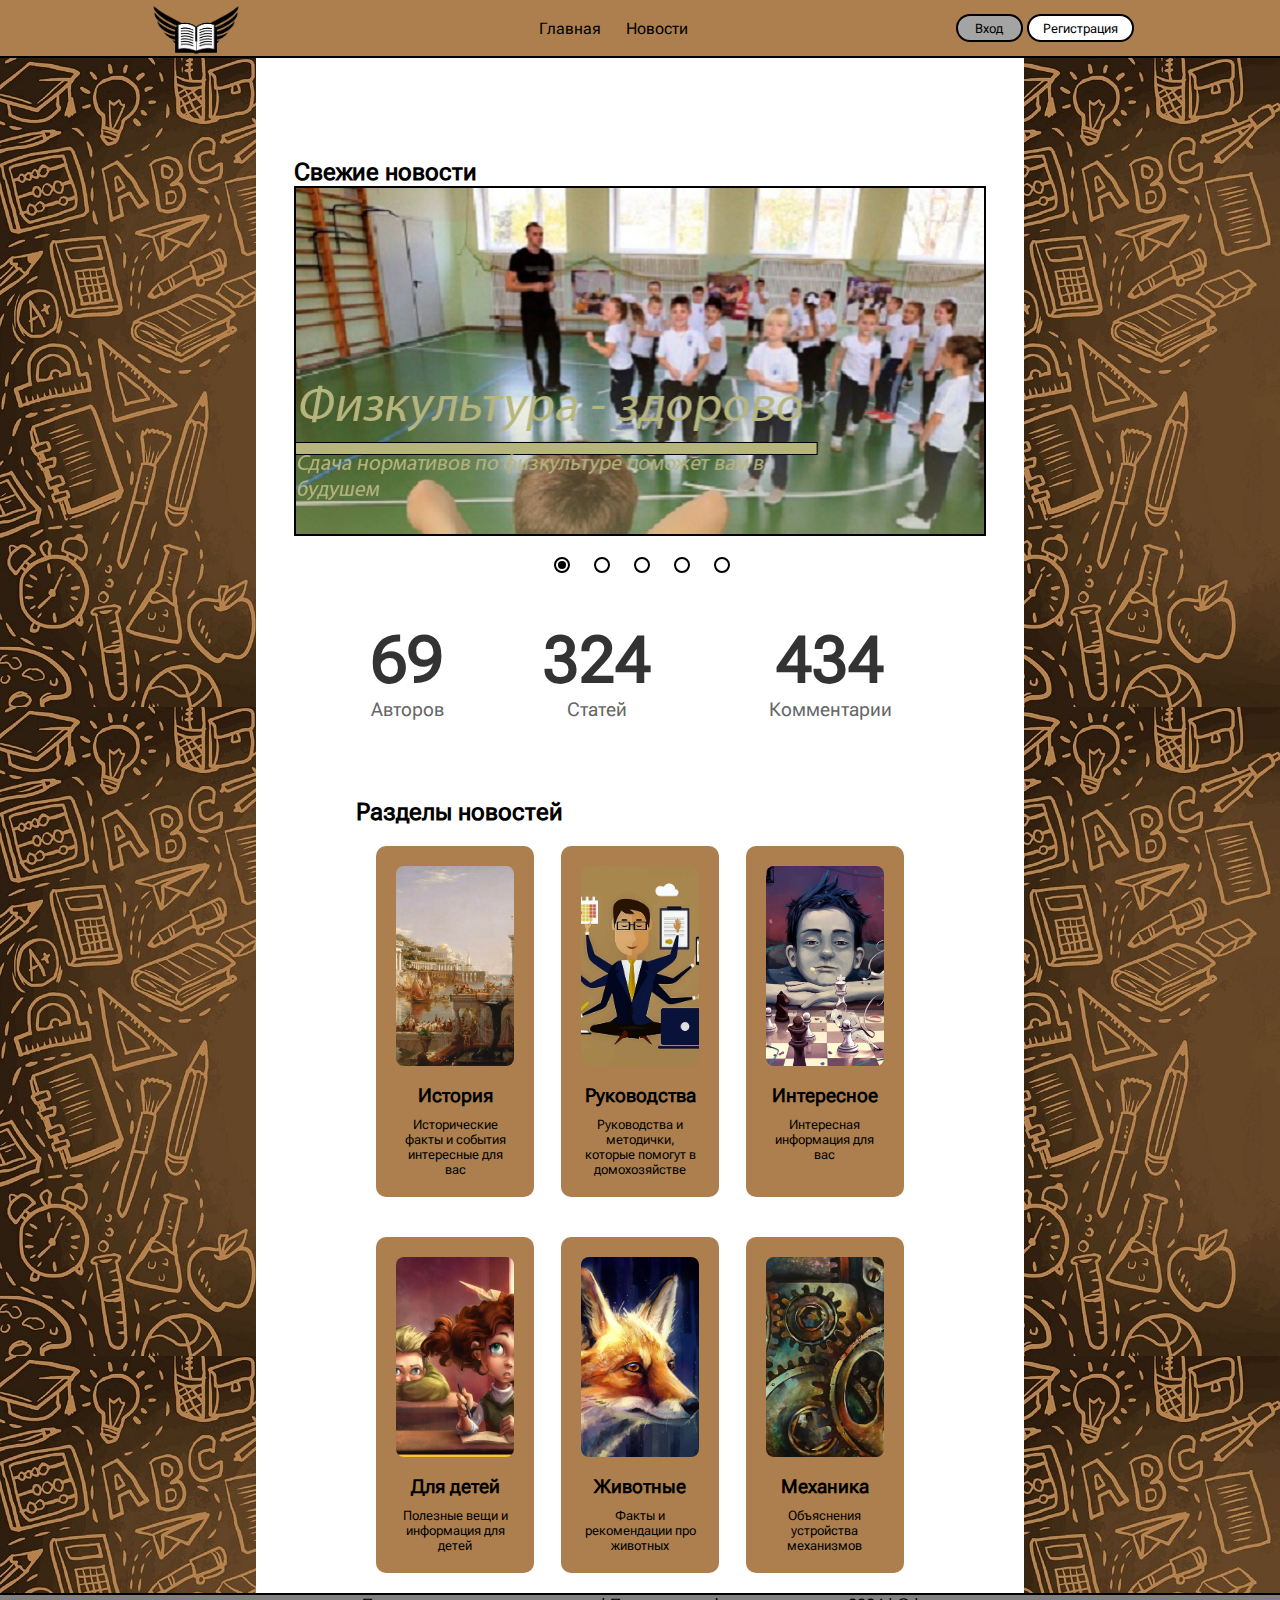
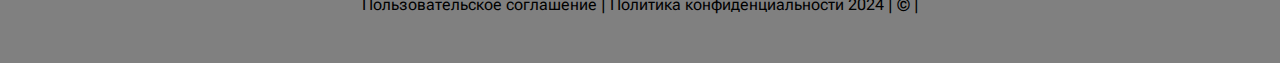
<file: index.html>
<!DOCTYPE html>
<html lang="en" dir="ltr">
  <head>
    <meta charset="utf-8">
    <title>Glavnoe</title>
    <link rel="stylesheet" href="style.css">
    <link rel="icon" href="logo.png">
  </head>
  <body>
    <header>
      <div class="head">
        <img class="logo" src="logo.png" alt="">
        <div class="head_new">
          <a class="hed" href="index.html">Главная</a>
          <a class="hed" href="../Site/News/index.html">Новости</a>
        </div>
        <div class="head_but">
          <a href="../Site/Enter/index.html"><button class="enter" type="button" name="button">Вход</button></a>
          <a href="../Site/Registration/index.html"><button class="regis" type="button" name="button">Регистрация</button></a>
        </div>
      </div>

    </header>
     <div class="back">
       <div class="white">
       <div class="sv">
         <h1></h1>
       </div>
       <!-- Слайдер -->
       <div class="wip">
       <div class="wrapper">
         <div class="sv">
           <h2>Свежие новости</h2>
         </div>
         <input type="radio" name="point" id="slide1" checked>
         <input type="radio" name="point" id="slide2">
         <input type="radio" name="point" id="slide3">
         <input type="radio" name="point" id="slide4">
         <input type="radio" name="point" id="slide5">
         <div class="slider">
           <div class="slides slide1"><a class="slides" href="New/index.html"></a></div>
           <div class="slides slide2"><a class="slides" href="New/index.html"></a></div>
           <div class="slides slide3"><a class="slides" href="New/index.html"></a></div>
           <div class="slides slide4"><a class="slides" href="New/index.html"></a></div>
           <div class="slides slide5"><a class="slides" href="New/index.html"></a></div>
         </div>
         <div class="controls">
           <label for="slide1"></label>
           <label for="slide2"></label>
           <label for="slide3"></label>
           <label for="slide4"></label>
           <label for="slide5"></label>
         </div>
       </div>
     </div>
     <!-- Инфографика -->
       <div class="text3">
         <div class="text1">
           <div class="counter-container">
        <div class="counter">
            <span class="count" data-target="124">0</span>
            <span class="text">Авторов</span>
        </div>
        <div class="counter">
            <span class="count" data-target="567">255</span>
            <span class="text">Статей</span>
        </div>
        <div class="counter">
            <span class="count" data-target="634">365</span>
            <span class="text">Комментарии</span>
        </div>
    </div>
         </div>
       </div>

       <div class="news">
         <!-- Новости -->
         <div class="zag">
           <h2>Разделы новостей</h2>
         </div>
         <div class="card-container">
           <div class="card">
            <a href="../Site/News/index.html">
             <img src="img/j.jpg" alt="">
             <h3>История</h3>
             <p>Исторические факты и события интересные для вас</p>
           </a>
           </div>
           <div class="card">
             <a href="../Site/News/index.html">
              <img src="img/r.png" alt="">
              <h3>Руководства</h3>
              <p>Руководства и методички, которые помогут в домохозяйстве</p>
            </a>
           </div>
           <div class="card">
             <a href="../Site/News/index.html">
              <img src="img/i.jpg" alt="">
              <h3>Интересное</h3>
              <p>Интересная информация для вас</p>
            </a>
           </div>
         </div>
         <div class="card-container">
           <div class="card">
             <a href="../Site/News/index.html">
              <img src="img/d.jpeg" alt="">
              <h3>Для детей</h3>
              <p>Полезные вещи и информация для детей</p>
            </a>
           </div>
           <div class="card">
             <a href="../Site/News/index.html">
              <img src="img/an.jpg" alt="">
              <h3>Животные</h3>
              <p>Факты и рекомендации про животных</p>
            </a>
           </div>
           <div class="card">
             <a href="../Site/News/index.html">
              <img src="img/m.jpg" alt="">
              <h3>Механика</h3>
              <p>Объяснения устройства механизмов</p>
            </a>
           </div>
         </div>
       </div>
     </div>
     </div>
    <footer>
      <p class="fut">Пользовательское соглашение | Политика конфиденциальности 2024 | © | </p>
    </footer>
    <script src="iuda.js"></script>
  </body>
</html>
</file>
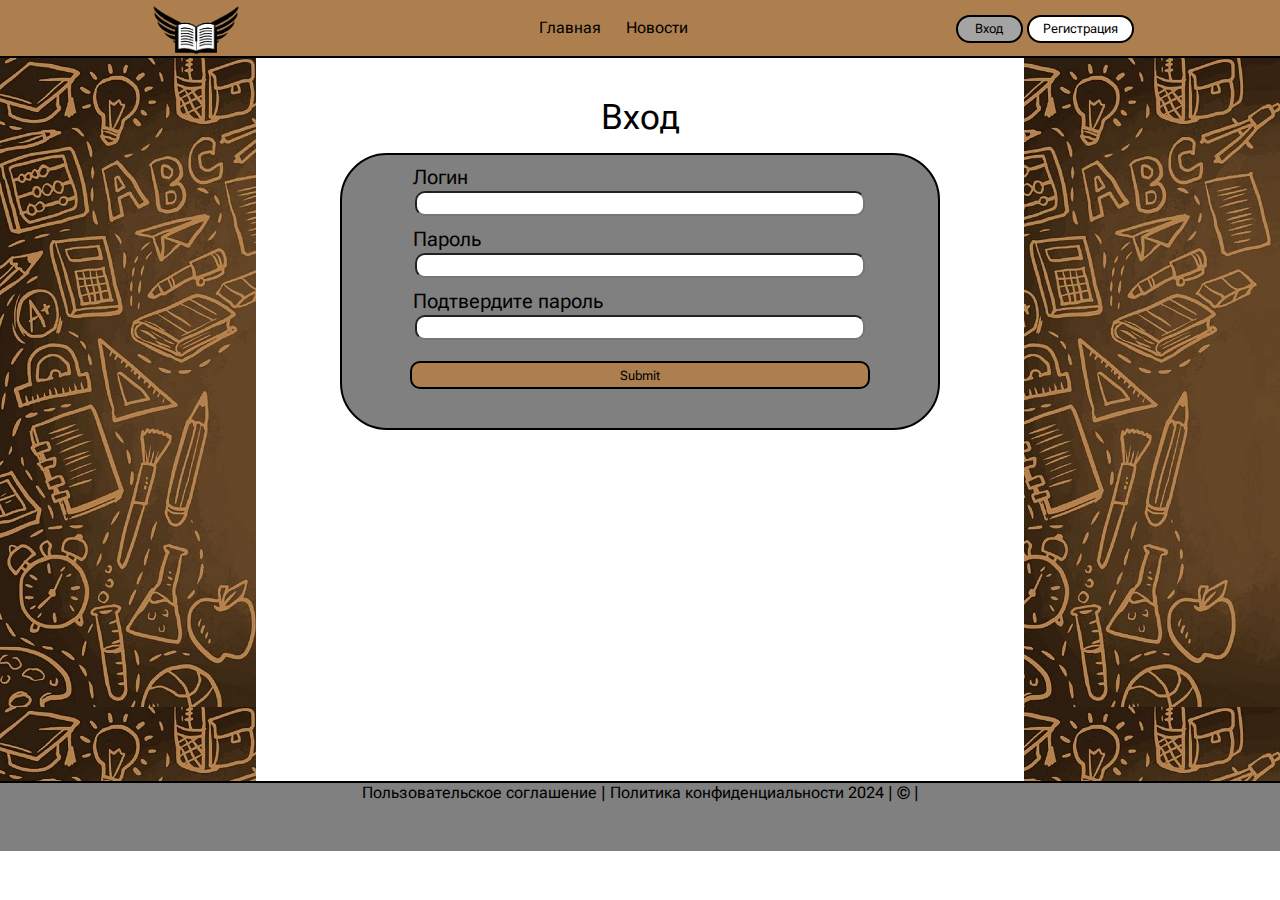
<file: Enter/index.html>
<!DOCTYPE html>
<html lang="en" dir="ltr">
  <head>
    <meta charset="utf-8">
    <title>Glavnoe</title>
    <link rel="stylesheet" href="style.css">
  </head>
  <body>
    <header>
      <div class="head">
        <img class="logo" src="logo.png" alt="">
        <div class="head_new">
          <a class="hed" href="../index.html">Главная</a>
          <a class="hed" href="../News/index.html">Новости</a>
        </div>
        <div class="head_but">
        <a href="../Enter/index.html"><button class="enter" type="button" name="button">Вход</button></a>
        <a href="../Registration/index.html"><button class="regis" type="button" name="button">Регистрация</button></a>
        </div>
      </div>
    </header>
    <div class="back">
      <div class="white">
    <!-- Регистрация -->
    <div class="rig">
      <p id="pRegistration">Вход</p>
     <div class="forma">


    <form class="formaReg" name="myForm" onsubmit="return validateForm()" method="post">



    <label class="label">

        Логин
     <!--<input class="login" type="login" name="login" pattern="[а-яёА-ЯЁа-zA-Z\s-,.]{,}" required placeholder=" ">-->
     <input id="input" class="login" type="login" name="login" required placeholder=" ">
     <p id="pLogin1">Введите логин</p>
     <p id="pLogin2">Неверный формат логина</p>
    </label>
     <br>



    <label class="label">

       Пароль

    <!--<input id="pass" pattern="(?=^.{6,}$)((?=.*\d)|(?=.*\W+))(?![.\n])(?=.*[A-Z])(?=.*[a-z]).*" name="password" minlength="6"  required placeholder=" ">
    -->
    <input id="input" class="pass" required placeholder=" ">
    <p id="pPassword1">Введите пароль</p>

    </label>
    <span id="spanPassword2">Неверный формат пароля. В пароле должно быть минимум 6 символов, должны быть заглавные и прописные буквы, числа</p></span>
    <br>

    <label class="label">

        Подтвердите пароль

    <!--<input id="passR" type="password" minlength="6" pattern="(?=^.{6,}$)((?=.*\d)|(?=.*\W+))(?![.\n])(?=.*[A-Z])(?=.*[a-z]).*" name="password-repeate" minlength="6" required placeholder=" ">
    -->
    <input id="input" class="passR" type="password" required placeholder=" ">
    <p id="pPasswordRepete1">Введите пароль</p>
    <p id="pPasswordRepete2">Пароли не совпадают</p>
    </label>
    <br>

    <input class="sub" type="submit" onclick="Submit()">
    <br>

    </form>
     </div>
   </div>
 </div>
 </div>
       <footer>
         <p class="fut">Пользовательское соглашение | Политика конфиденциальности 2024 | © | </p>
       </footer>
    <script src="iuda.js"></script>
  </body>
</html>
</file>
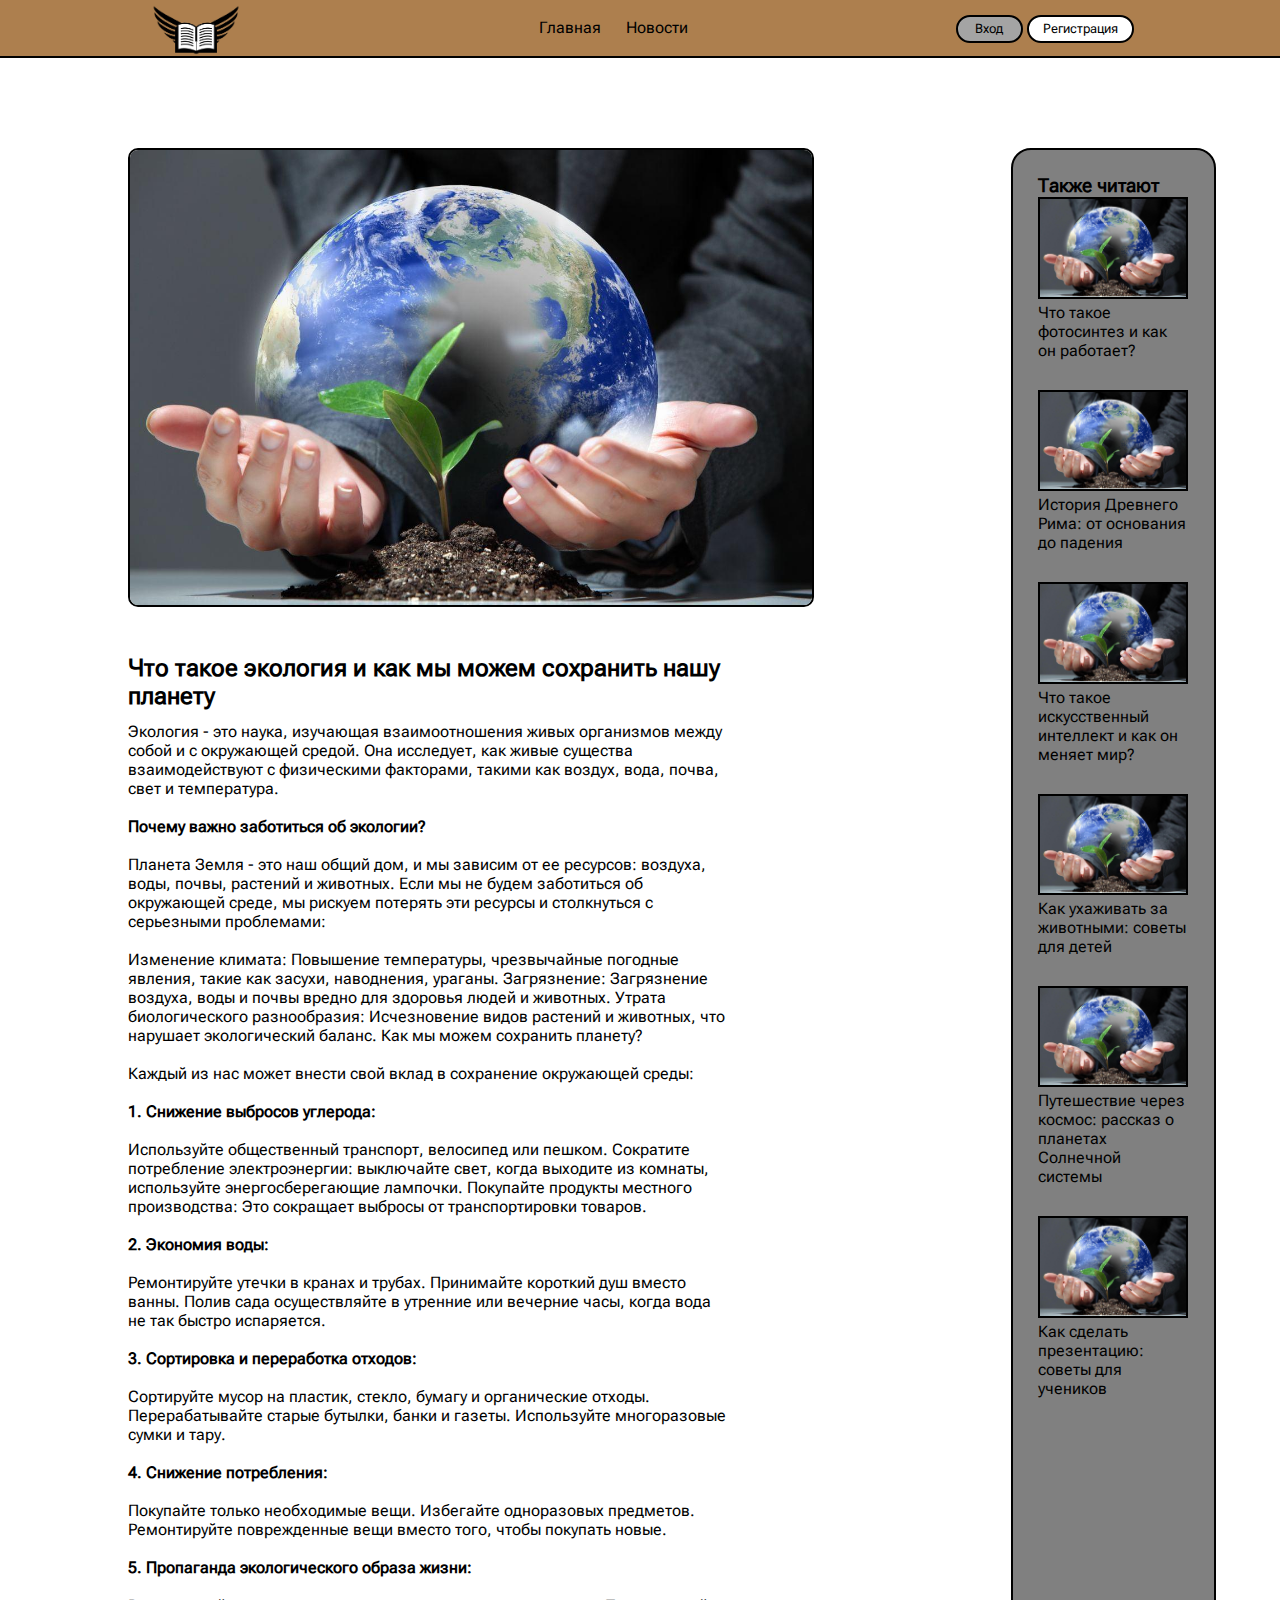
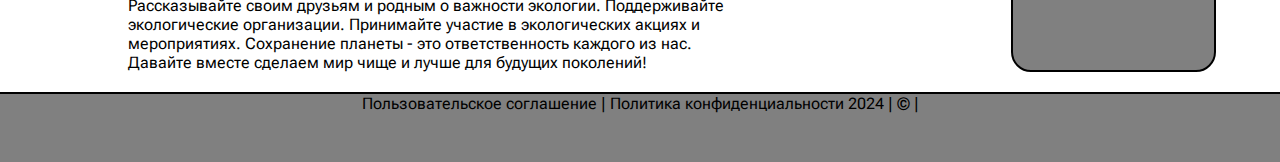
<file: New/index.html>
<!DOCTYPE html>
<html lang="en" dir="ltr">
  <head>
    <meta charset="utf-8">
    <title>Glavnoe</title>
    <link rel="stylesheet" href="style.css">
  </head>
  <body>
    <header>
      <div class="head">
        <img class="logo" src="logo.png" alt="">
        <div class="head_new">
          <a class="hed" href="../index.html">Главная</a>
          <a class="hed" href="../News/index.html">Новости</a>
        </div>
        <div class="head_but">
          <a href="../Enter/index.html"><button class="enter" type="button" name="button">Вход</button></a>
          <a href="../Site/Registration/index.html"><button class="regis" type="button" name="button">Регистрация</button></a>
        </div>
      </div>
    </header>
    <div class="">
      <div class="area">
       <!-- Новость -->
       <div class="new_left">
         <div class="img_area">
           <img class="img" src="a.jpeg" alt="">
         </div>
         <div class="text_area">
           <h2>Что такое экология и как мы можем сохранить нашу планету</h2>
           <p>Экология - это наука, изучающая взаимоотношения живых организмов между собой и с окружающей средой. Она исследует, как живые существа взаимодействуют с физическими факторами, такими как воздух, вода, почва, свет и температура.
<br><br>
<b>Почему важно заботиться об экологии?</b>
<br><br>
Планета Земля - это наш общий дом, и мы зависим от ее ресурсов: воздуха, воды, почвы, растений и животных. Если мы не будем заботиться об окружающей среде, мы рискуем потерять эти ресурсы и столкнуться с серьезными проблемами:
<br><br>
Изменение климата: Повышение температуры, чрезвычайные погодные явления, такие как засухи, наводнения, ураганы.
Загрязнение: Загрязнение воздуха, воды и почвы вредно для здоровья людей и животных.
Утрата биологического разнообразия: Исчезновение видов растений и животных, что нарушает экологический баланс.
Как мы можем сохранить планету?
<br><br>
Каждый из нас может внести свой вклад в сохранение окружающей среды:
<br><br>
<b>1. Снижение выбросов углерода:</b>
<br><br>
Используйте общественный транспорт, велосипед или пешком.
Сократите потребление электроэнергии: выключайте свет, когда выходите из комнаты, используйте энергосберегающие лампочки.
Покупайте продукты местного производства: Это сокращает выбросы от транспортировки товаров.<br><br>
<b>2. Экономия воды:</b>
<br><br>
Ремонтируйте утечки в кранах и трубах.
Принимайте короткий душ вместо ванны.
Полив сада осуществляйте в утренние или вечерние часы, когда вода не так быстро испаряется.
<br><br>
<b>3. Сортировка и переработка отходов:</b>
<br><br>
Сортируйте мусор на пластик, стекло, бумагу и органические отходы.
Перерабатывайте старые бутылки, банки и газеты.
Используйте многоразовые сумки и тару.
<br><br>
<b>4. Снижение потребления:</b>
<br><br>
Покупайте только необходимые вещи.
Избегайте одноразовых предметов.
Ремонтируйте поврежденные вещи вместо того, чтобы покупать новые.
<br><br>
<b>5. Пропаганда экологического образа жизни:</b>
<br><br>
Рассказывайте своим друзьям и родным о важности экологии.
Поддерживайте экологические организации.
Принимайте участие в экологических акциях и мероприятиях.
Сохранение планеты - это ответственность каждого из нас. Давайте вместе сделаем мир чище и лучше для будущих поколений!</p>
         </div>
       </div>
       <div class="new_right">
         <div class="Vidjet">
           <div class="card_container">
             <h3>Также читают</h3>
             <div class="card">
               <a href="../News/index.html">
                <img class="vid" src="a.jpeg" alt="">
                <p>Что такое фотосинтез и как он работает?</p>
              </a>
             </div>
             <div class="card">
               <a href="../News/index.html">
                <img class="vid" src="a.jpeg" alt="">
                <p>История Древнего Рима: от основания до падения</p>
              </a>
             </div>
             <div class="card">
               <a href="../News/index.html">
                <img class="vid" src="a.jpeg" alt="">
                <p>Что такое искусственный интеллект и как он меняет мир?</p>
              </a>
             </div>
             <div class="card">
               <a href="../News/index.html">
                <img class="vid" src="a.jpeg" alt="">
                <p>Как ухаживать за животными: советы для детей</p>
              </a>
             </div>
             <div class="card">
               <a href="../News/index.html">
                <img class="vid" src="a.jpeg" alt="">
                <p>Путешествие через космос: рассказ о планетах Солнечной системы</p>
              </a>
             </div>
             <div class="card">
               <a href="../News/index.html">
                <img class="vid" src="a.jpeg" alt="">
                <p>Как сделать презентацию: советы для учеников</p>
              </a>
             </div>
           </div>
         </div>
       </div>
     </div>
   </div>
       <footer>
         <p class="fut">Пользовательское соглашение | Политика конфиденциальности 2024 | © | </p>
       </footer>
    <script src="iuda.js"></script>
  </body>
</html>
</file>
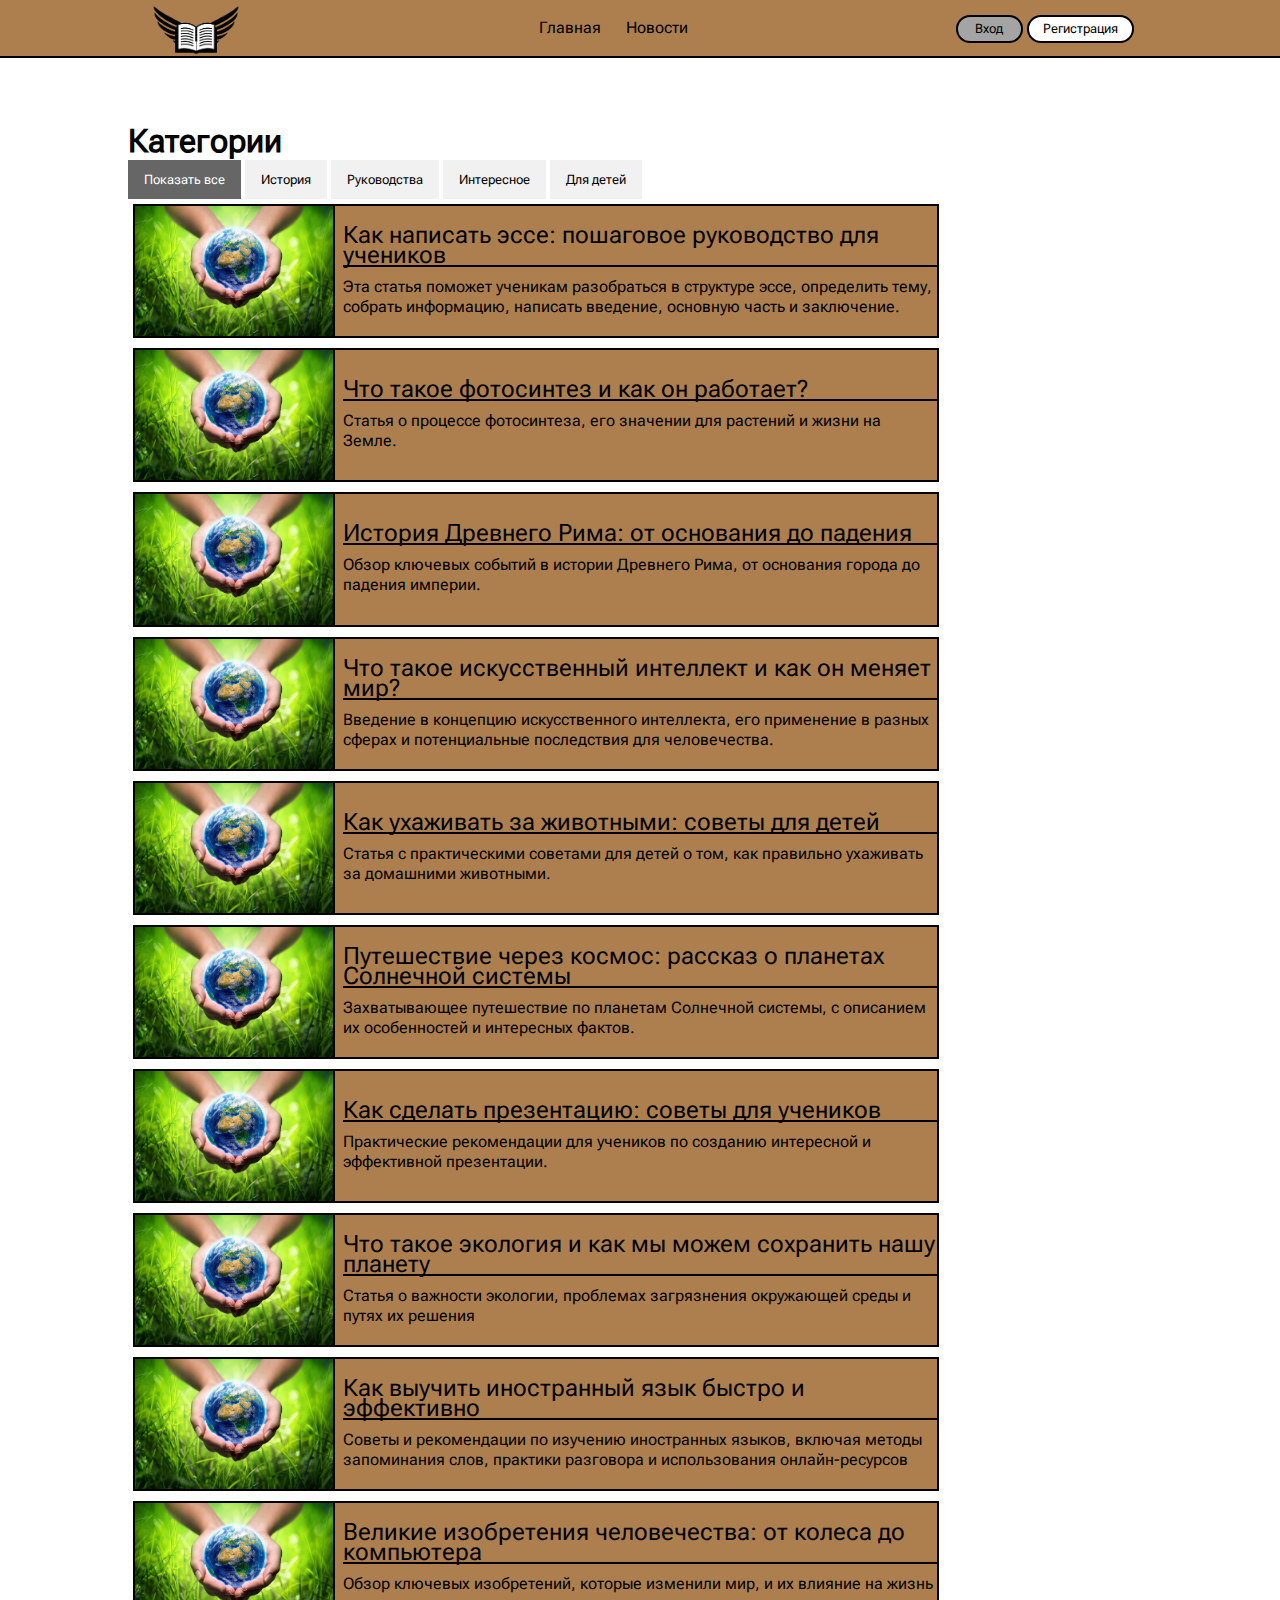
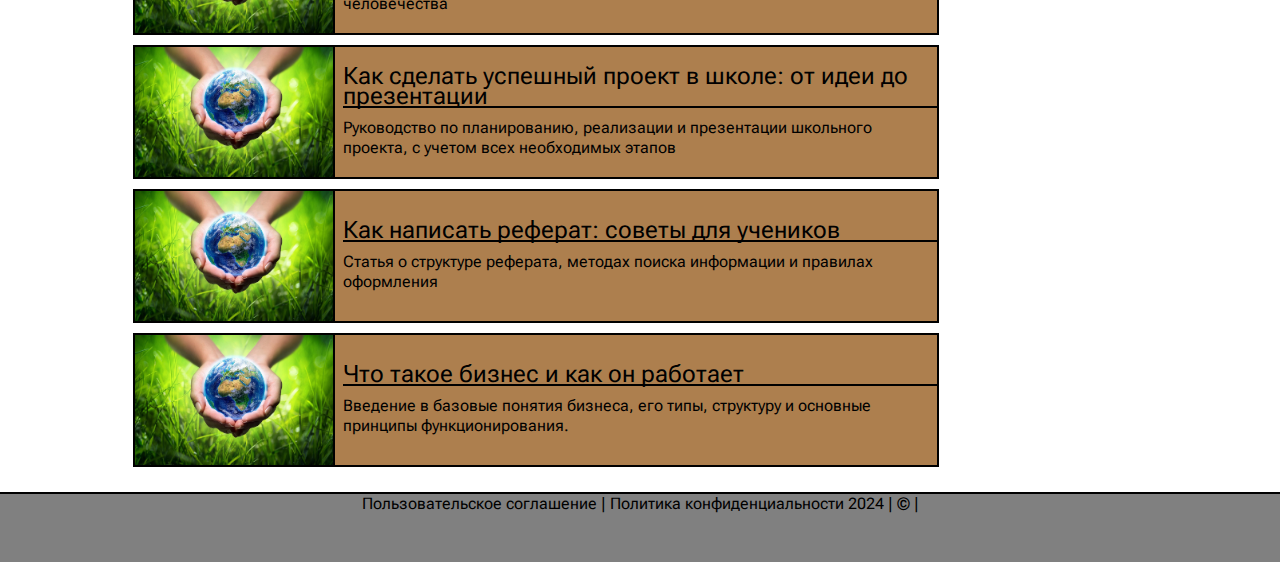
<file: News/index.html>
<!DOCTYPE html>
<html lang="en" dir="ltr">
  <head>
    <meta charset="utf-8">
    <title>Новости</title>
    <link rel="stylesheet" href="style.css">
  </head>
  <body>
    <div class="all">
    <div class="one">
    <header>
      <div class="head">
        <img class="logo" src="logo.png" alt="">
        <div class="head_new">
          <a class="hed" href="../index.html">Главная</a>
          <a class="hed" href="../News/index.html">Новости</a>
        </div>
        <div class="head_but">
          <a href="../Enter/index.html"><button class="enter" type="button" name="button">Вход</button></a>
          <a href="../Registration/index.html"><button class="regis" type="button" name="button">Регистрация</button></a>
        </div>
      </div>
    </header>
     <div>
       <div class="fil">
       <!-- Фильтрация -->
       <h1>Категории</h1>
       <!-- Control buttons -->
        <div id="myBtnContainer">
          <button class="btn active" onclick="filterSelection('all')"> Показать все</button>
          <button class="btn" onclick="filterSelection('history')"> История</button>
          <button class="btn" onclick="filterSelection('help')"> Руководства</button>
          <button class="btn" onclick="filterSelection('interest')"> Интересное</button>
          <button class="btn" onclick="filterSelection('kid')"> Для детей</button>
        </div>

        <!-- Фильтруемые элементы. Примечание что некоторые из них имеют несколько имен классов (это может быть использовано, если они принадлежат к нескольким категориям) -->
        <div class="container">
          <div class="filterDiv help">
            <a href="../New/index.html">
            <div class="card">
            <img class="img" src="a.jpeg" alt="">
            <div class="text">
            <div class="zag">
              Как написать эссе: пошаговое руководство для учеников
            </div>
            <p>Эта статья поможет ученикам разобраться в структуре эссе, определить тему, собрать информацию, написать введение, основную часть и заключение.</p>
            </div>
        </div>
      </div>
    </a>
          <div class="filterDiv interest">
            <div class="card">
            <img class="img" src="a.jpeg" alt="">
            <div class="text">
            <div class="zag">
              Что такое фотосинтез и как он работает?
            </div>
            <p>Статья о процессе фотосинтеза, его значении для растений и жизни на Земле.</p>
          </div>
        </div>
      </div>
          <div class="filterDiv history">
            <div class="card">
            <img class="img" src="a.jpeg" alt="">
            <div class="text">
            <div class="zag">
              История Древнего Рима: от основания до падения
            </div>
            <p>Обзор ключевых событий в истории Древнего Рима, от основания города до падения империи.</p>
          </div>
        </div>
      </div>
          <div class="filterDiv interest">
            <div class="card">
            <img class="img" src="a.jpeg" alt="">
            <div class="text">
            <div class="zag">
              Что такое искусственный интеллект и как он меняет мир?
            </div>
            <p>Введение в концепцию искусственного интеллекта, его применение в разных сферах и потенциальные последствия для человечества.</p>
          </div>
        </div>
      </div>
          <div class="filterDiv help kid">
            <div class="card">
            <img class="img" src="a.jpeg" alt="">
            <div class="text">
            <div class="zag">
              Как ухаживать за животными: советы для детей
            </div>
            <p>Статья с практическими советами для детей о том, как правильно ухаживать за домашними животными.</p>
          </div>
        </div>
      </div>
          <div class="filterDiv interest">
            <div class="card">
            <img class="img" src="a.jpeg" alt="">
            <div class="text">
            <div class="zag">
              Путешествие через космос: рассказ о планетах Солнечной системы
            </div>
            <p>Захватывающее путешествие по планетам Солнечной системы, с описанием их особенностей и интересных фактов.</p>
          </div>
        </div>
      </div>
          <div class="filterDiv help">
            <div class="card">
            <img class="img" src="a.jpeg" alt="">
            <div class="text">
            <div class="zag">
              Как сделать презентацию: советы для учеников
            </div>
            <p>Практические рекомендации для учеников по созданию интересной и эффективной презентации.</p>
          </div>
        </div></div>
      </div>
          <div class="filterDiv interest kid">
            <div class="card">
            <img class="img" src="a.jpeg" alt="">
            <div class="text">
            <div class="zag">
              Что такое экология и как мы можем сохранить нашу планету
            </div>
            <p>Статья о важности экологии, проблемах загрязнения окружающей среды и путях их решения</p>
          </div>
        </div>
      </div>
          <div class="filterDiv help">
            <div class="card">
            <img class="img" src="a.jpeg" alt="">
            <div class="text">
            <div class="zag">
              Как выучить иностранный язык быстро и эффективно
            </div>
            <p>Советы и рекомендации по изучению иностранных языков, включая методы запоминания слов, практики разговора и использования онлайн-ресурсов</p>
          </div>
        </div>
      </div>
          <div class="filterDiv history">
            <div class="card">
            <img class="img" src="a.jpeg" alt="">
            <div class="text">
            <div class="zag">
              Великие изобретения человечества: от колеса до компьютера
            </div>
            <p>Обзор ключевых изобретений, которые изменили мир, и их влияние на жизнь человечества</p>
          </div>
        </div>
      </div>
          <div class="filterDiv help">
            <div class="card">
            <img class="img" src="a.jpeg" alt="">
            <div class="text">
            <div class="zag">
              Как сделать успешный проект в школе: от идеи до презентации
            </div>
            <p>Руководство по планированию, реализации и презентации школьного проекта, с учетом всех необходимых этапов</p>
          </div>
        </div>
      </div>
          <div class="filterDiv help">
            <div class="card">
            <img class="img" src="a.jpeg" alt="">
            <div class="text">
            <div class="zag">
              Как написать реферат: советы для учеников
            </div>
            <p>Статья о структуре реферата, методах поиска информации и правилах оформления</p>
          </div>
        </div>
      </div>
          <div class="filterDiv interest">
            <div class="card">
            <img class="img" src="a.jpeg" alt="">
            <div class="text">
            <div class="zag">
              Что такое бизнес и как он работает
            </div>
            <p>Введение в базовые понятия бизнеса, его типы, структуру и основные принципы функционирования.</p>
          </div>
        </div>
      </div>
      </div>
      </div>
    </div>
    <div class="two">
     <footer>
       <p class="fut">Пользовательское соглашение | Политика конфиденциальности 2024 | © | </p>
     </footer>
   </div>
     </div>
    <script src="iuda.js"></script>
  </body>
</html>
</file>
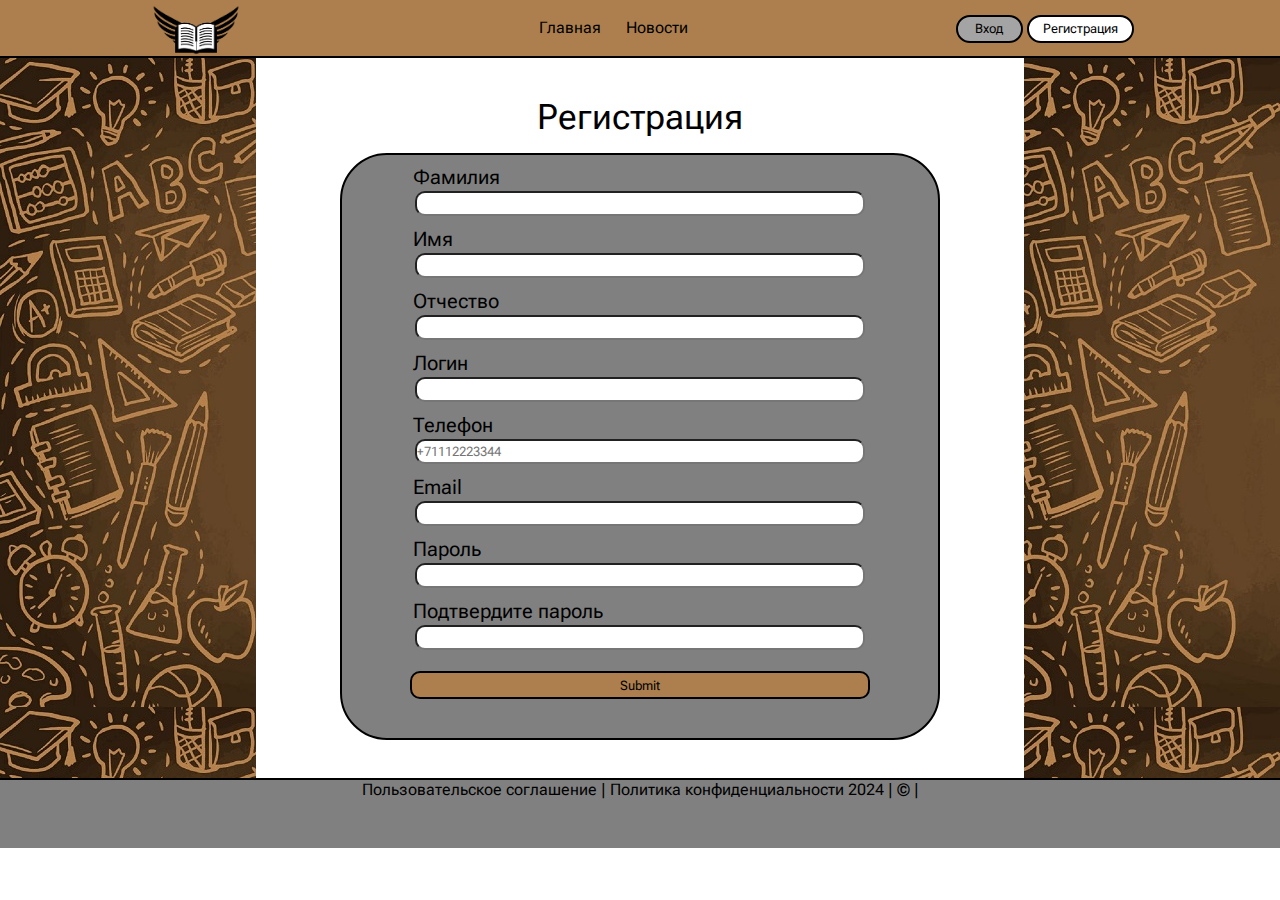
<file: Registration/index.html>
<!DOCTYPE html>
<html lang="en" dir="ltr">
  <head>
    <meta charset="utf-8">
    <title>Glavnoe</title>
    <link rel="stylesheet" href="style.css">
  </head>
  <body>
    <header>
      <div class="head">
        <img class="logo" src="logo.png" alt="">
        <div class="head_new">
          <a class="hed" href="../index.html">Главная</a>
          <a class="hed" href="../News/index.html">Новости</a>
        </div>
        <div class="head_but">
        <a href="../Enter/index.html"><button class="enter" type="button" name="button">Вход</button></a>
        <a href="../Registration/index.html"><button class="regis" type="button" name="button">Регистрация</button></a>
        </div>
      </div>
    </header>
    <div class="back">
      <div class="white">
    <!-- Регистрация -->
    <div class="rig">
      <p id="pRegistration">Регистрация</p>
     <div class="forma">


    <form class="formaReg" name="myForm" onsubmit="return validateForm()" method="post">

    <label class="label">

        Фамилия
    <!--<input id="surname" type="text" name="surname" pattern="^[А-ЯЁ-A-Z]{1}[а-яёА-ЯЁа-zA-Z\s-]{1,}$" required placeholder=" ">
     name="surname" pattern="^([А-Я]{1}[а-яё]{1,}|[А-Я]{1}[а-яё]{1,}[-][А-Я]{1}[а-яё]{1,})$"-->
     <input id="input" class="surname" type="text" name="surname" required placeholder=" ">

     <p id="pSurname1">Введите фамилию</p>
    <p id="pSurname2">Неправильный формат фамилии</p>
    </label>
    <br>

    <label class="label">

      Имя

    <!--<input id="name" type="text" name="name" minlength="2" maxlength="32" pattern="^[А-ЯЁ-A-Z]{1}[а-яёА-ЯЁа-zA-Z\s-]{1,}$" required placeholder=" ">
    -->
    <input id="input" class="name" type="text" name="name" minlength="2" maxlength="32" required placeholder=" ">
    <p id="pName1">Введите имя</p>
    <p id="pName2">Неправильный формат имени</p>
    </label>


     <br>

    <label class="label">
        Отчество

    <!--<input id="inp" type="text" name="patronymic" pattern="[а-яёА-ЯЁа-zA-Z]^[,]" required placeholder="Отчество">
    <input id="patronymic" type="text" pattern="^([А-Я]{1}[а-яё]{1,23}|[A-Z]{1}[a-z]{,})$" placeholder=" ">-->
    <input id="input" class="patronymic" type="text" placeholder=" ">
    <p id="pPatronymic">Неверный формат отчества</p>
    </label>
    <br>

    <label class="label">

        Логин
     <!--<input class="login" type="login" name="login" pattern="[а-яёА-ЯЁа-zA-Z\s-,.]{,}" required placeholder=" ">-->
     <input id="input" class="login" type="login" name="login" required placeholder=" ">
     <p id="pLogin1">Введите логин</p>
     <p id="pLogin2">Неверный формат логина</p>
    </label>
     <br>

    <label class="label">

        Телефон
     <!--<input class="phone" type="tel" name="phone" pattern="^[+][0-9]{11}$" required placeholder=" " value="+7">-->
     <input id="input" class="phone" type="tel" name="phone" required placeholder="+71112223344">
    <p id="pPhone1">Введите номер телефона</p>
    <p id="pPhone2">Неверный формат номера<br>телефона</p>
    </label>
    <br>

    <label class="label">

        Email

    <!--<input class="email" type="email" name="email" pattern="^[a-zA-Z0-9_.+-]+@[a-zA-Z0-9-]+\.[a-zA-Z0-9-.]+$" required placeholder=" ">-->
    <input id="input" class="email" type="email" name="email" required placeholder=" ">
    <p id="pEmail1">Введите почту</p>
    <p id="pEmail2">Неверный формат почты</p>
    </label>
    <br>

    <label class="label">

       Пароль

    <!--<input id="pass" pattern="(?=^.{6,}$)((?=.*\d)|(?=.*\W+))(?![.\n])(?=.*[A-Z])(?=.*[a-z]).*" name="password" minlength="6"  required placeholder=" ">
    -->
    <input id="input" class="pass" required placeholder=" ">
    <p id="pPassword1">Введите пароль</p>

    </label>
    <span id="spanPassword2">Неверный формат пароля. В пароле должно быть минимум 6 символов, должны быть заглавные и прописные буквы, числа</p></span>
    <br>

    <label class="label">

        Подтвердите пароль

    <!--<input id="passR" type="password" minlength="6" pattern="(?=^.{6,}$)((?=.*\d)|(?=.*\W+))(?![.\n])(?=.*[A-Z])(?=.*[a-z]).*" name="password-repeate" minlength="6" required placeholder=" ">
    -->
    <input id="input" class="passR" type="password" required placeholder=" ">
    <p id="pPasswordRepete1">Введите пароль</p>
    <p id="pPasswordRepete2">Пароли не совпадают</p>
    </label>
    <br>

    <input class="sub" type="submit" onclick="Submit()">
    <br>

    </form>
     </div>
   </div>
 </div>
 </div>
       <footer>
         <p class="fut">Пользовательское соглашение | Политика конфиденциальности 2024 | © | </p>
       </footer>
    <script src="iuda.js"></script>
  </body>
</html>
</file>
<file: style.css>
@media (min-width: 480px) {
  html {
     -webkit-text-size-adjust: none;
  }

  #head{
    display: none;
  }
}

@font-face {
    font-family: RobotoFlex-Regular;
    src: url(RobotoFlex-Regular.ttf);
}

*{
  margin: 0;
  padding: 0;
  font-family: RobotoFlex-Regular;
  box-sizing: border-box;
}

.back{
  background-image: url(phon.jpg);
  height: 100%;
}

.white{
  background-color: white;
  margin-left: 20%;
  margin-right: 20%;
}

/* Хедер */
header{
  display: block;
}

.head{
  display: flex;
  justify-content: space-around;
  background-color: #AD7F4E;
  border-bottom: 2px solid black
}
.logo{
  width: 100px;
}
.hed{
  text-decoration: none;
  color: black;
  margin-right: 20%;
  margin-top: auto;
  margin-bottom: auto;
}
.head_new{
  display: flex;
}
.head_but{
  margin-top: auto;
  margin-bottom: auto;
}
.enter{
  background-color: #A4A4A4;
  width: 67px;
  height: 28px;
  border: 2px solid black;
  border-radius: 20px;
}
.regis{
  background-color: white;
  width: 107px;
  height: 28px;
  border: 2px solid black;
  border-radius: 20px;
}

/* Слайдер */
.sv h1{
  display: flex;
}

.wip{
  width: 90%;
  margin-left: auto;
  margin-right: auto;
}

.wrapper{
  height: 350px;
  margin: 100px auto 0;
  position: relative;
  width: 100%;
}

.slider{
  background-color: #ddd;
  height: inherit;
  overflow: hidden;
  position: relative;
  width: inherit;
  border:2px solid black;
}
.slides{
  height: inherit;
  opacity: 0;
  position: absolute;
  width: inherit;
  z-index: 0;
  transform: scale(1.5);
  /* transition: transform ease-in-out .5s, opacity ease-in-out .5s; */
}

.wrapper > input{
  display: none;
}

.slide1{ background-image: url(img/a.jpeg);}
.slide2{ background-image: url(img/b.jpg);}
.slide3{ background-image: url(img/o.jpg);}
.slide4{ background-image: url(img/d.jpg);}
.slide5{ background-image: url(img/p.jpg);}

.wrapper .controls{
  left: 50%;
  margin-left:  -98px;
  position: absolute;
}

.wrapper label {
  cursor: pointer;
  display: inline-block;
  height: 8px;
  margin: 25px 12px 0 16px;
  position: relative;
  width: 8px;
  border-radius: 50%;
  transition: background ease-in-out .5s;
}

.wrapper label:after{
  border: 2px solid black;
  content: " ";
  display: block;
  height: 12px;
  left: -4px;
  position: absolute;
  top: -4px;
  width: 12px;
  border-radius: 50%;
}
.wrapper label:hover,
#slide1:checked ~ .controls label:nth-of-type(1),
#slide2:checked ~ .controls label:nth-of-type(2),
#slide3:checked ~ .controls label:nth-of-type(3),
#slide4:checked ~ .controls label:nth-of-type(4),
#slide5:checked ~ .controls label:nth-of-type(5){
  background-color: black;
}

#slide1:checked ~ .slider > .slide1,
#slide2:checked ~ .slider > .slide2,
#slide3:checked ~ .slider > .slide3,
#slide4:checked ~ .slider > .slide4,
#slide5:checked ~ .slider > .slide5{
  opacity: 1;
  z-index: 1;
  transform: scale(1);
}

/* Информация */

a:link{
  text-decoration: none!important;
}

.text3{
  display: flex;
  margin-top: 15%;
  margin-left: 10%;
  margin-right: 10%;
  justify-content: center;
}

.counter-container {
    display: flex;
    gap: 30px;
}

.counter {
    text-align: center;
}

.count {
    font-size: 4em;
    font-weight: bold;
    color: #333;
}

.text {
    font-size: 1.2em;
    color: #666;
}

/* Новости */

.zag{
  display: flex;
}

.news{
 display: flex;
 flex-direction: column;
 margin-left: 13%;
 margin-right:13%;
 margin-top: 10%;
}

.card-container{
  display: flex;
  justify-content: space-between;
  margin: 20px;
  text-decoration: none;
}
.card{
  width: 30%;
  background-color: #AD7F4E;
  border-radius: 10px;
  padding:20px;
  text-align: center;
  text-decoration: none;

}

.card img{
  width: 100%;
  height: 200px;
  object-fit: cover;
  border-radius: 8px;
  text-decoration: none;

}

.card h3{
  margin-top: 15px;
  text-decoration: none;
  color: black;
}

h3{
  text-decoration: none;
}

p{
  text-decoration: none;
}

.card p{
  margin-top: 10px;
  text-decoration: none;
  color: black;
  font-size: 13px;
}

footer{
  background-color: grey;
}
.fut{
  display: flex;
  justify-content: center;
  height: 70px;
  border-top: 2px solid black;
}

.fut p{
  display: block;
  margin-top: auto;
  margin-bottom: auto;
}
</file>
<file: Enter/style.css>
@font-face {
    font-family: RobotoFlex-Regular;
    src: url(RobotoFlex-Regular.ttf);
}

body{
  display: flex;
  flex-direction: column;
  justify-content: space-between;
}
*{
  margin: 0;
  padding: 0;
  font-family: RobotoFlex-Regular;
  box-sizing: border-box;
}

.back{
  background-image: url(phon.jpg);
  height: 100%;
}

.white{
  background-color: white;
  margin-left: 20%;
  margin-right: 20%;
  height: 80.3vh;
}

/* Хедер */
.head{
  display: flex;
  justify-content: space-around;
  background-color: #AD7F4E;
  border-bottom: 2px solid black;
  line-height: 50px;
}
.logo{
  width: 100px;
}
.hed{
  text-decoration: none;
  color: black;
  margin-right: 20%;
  margin-top: auto;
  margin-bottom: auto;
}
.head_new{
  display: flex;
}
.head_but{
  margin-top: auto;
  margin-bottom: auto;
}
.enter{
  background-color: #A4A4A4;
  width: 67px;
  height: 28px;
  border: 2px solid black;
  border-radius: 20px;
}
.regis{
  background-color: white;
  width: 107px;
  height: 28px;
  border: 2px solid black;
  border-radius: 20px;
}

/* Регистрация */

.rig{
  padding-top: 5%;
  padding-bottom: 5%;
  height: 100%;
}
.label{
  font-size: 20px;
  margin-bottom: -10px;
}
.success{
  border-color: green;
}
.error{
  border: 1px solid red;

}/*border-color: red;*/


#pRegistration{
  font-size: 35px;
  display: flex;
  justify-content: center;
  align-items: center;
}

.forma{
  background-color:grey;
  margin-top: 2%;
  padding: 10px;
  border-radius: 47px;
  border:2px solid black;
  width: 600px;
  margin-left: auto;
  margin-right: auto;
}

.web{
  font-size: 30px;
}

input{
  display: flex;

  align-items: center;
  width:  450px;
  margin: 2px;
  height: 25px;
  border-radius: 10px;
}

.sub{
  display: flex;
  justify-content: center;

  width: 460px;
  height: 28px;
  border-radius: 10px;
  background-color: #AD7F4E;
  border: 2px solid black;
  margin: 10px;
}

.sub:disabled {
  background-color:#aaa;
  border: 1px solid #666;
}
.sub:disabled {
  background-color:#aaa;
  border: 1px solid #666;
}
.sub:hover:enabled{
  background-color: #91CB64;
}

.check{
text-align: center;
font-size: 20px;
width: 20px;

display: flex;
flex-direction: row;
}

.formaReg{

  height: auto;
  display: flex;
  justify-content: center;
  align-items: center;
  flex-direction: column;

}

/*.label{

  margin-top: 3px;

}*/

.btnSogl{
  font-size: 20px;
 border: none;
  background-color: inherit;

  cursor: pointer;
  display: inline-block;
}

.btnSogl:hover {
  color: #CEC4CE;

}


#span{
  font-size: 20px;
 margin: 3px;
}



#modal{
  display: none;
  position: fixed;
  z-index: 1;
  left: 0;
  top: 0;
  width: 100%;
  height: 100%;
  background-color: rgba(52, 51, 51, 0.614);

}


.modal-content {
  background-color: #ffffff;
  margin: 5% auto;
  padding: 20px;
  border: 1px solid #f3f3f3;
  height: 70%;
  width: 60%;
  overflow: auto;
}


.close { /* Кнопка закрытия */
  color: #aaa;
  float: right;
  font-size: 28px;
  font-weight: bold;
}

.close:hover,
.close:focus {
  color: black;
  text-decoration: none;
  cursor: pointer;
}





  /* .grey-button{
    background-color:#aaa;
    border: 1px solid #666;
   }*/


   #pName1, #pName2,
   #pSurname1, #pSurname2,
   #pLogin1, #pLogin2, #pPatronymic,
   #pPhone1, #pPhone2,
   #pEmail1, #pEmail2,
   #pPassword1, #spanPassword2,
   #pPasswordRepete1, #pPasswordRepete2 {
    display: none;
    color:red;
    margin:10px;
    font-size: 25px;
   }

   #spanPassword2{
    width: 260px;
   }

.form{
	display: flex;
	flex-direction: column;
	margin-left: auto;
	margin-right: auto;
	width: 500px;
	margin-bottom: 10px;
}

/* Подвал */

footer{
  background-color: grey;
}
.fut{
  display: flex;
  justify-content: center;
  height: 70px;
  border-top: 2px solid black;
}

.fut p{
  display: block;
  margin-top: auto;
  margin-bottom: auto;
}
</file>
<file: New/style.css>
@font-face {
    font-family: RobotoFlex-Regular;
    src: url(RobotoFlex-Regular.ttf);
}

*{
  margin: 0;
  padding: 0;
  font-family: RobotoFlex-Regular;
  box-sizing: border-box;
}

/* Хедер */
.head{
  display: flex;
  justify-content: space-around;
  background-color: #AD7F4E;
  border-bottom: 2px solid black;
  line-height: 50px;
}
.logo{
  width: 100px;
}
.hed{
  text-decoration: none;
  color: black;
  margin-right: 20%;
  margin-top: auto;
  margin-bottom: auto;
}
.head_new{
  display: flex;
}
.head_but{
  margin-top: auto;
  margin-bottom: auto;
}
.enter{
  background-color: #A4A4A4;
  width: 67px;
  height: 28px;
  border: 2px solid black;
  border-radius: 20px;
}
.regis{
  background-color: white;
  width: 107px;
  height: 28px;
  border: 2px solid black;
  border-radius: 20px;
}

/* Новость */

.area{
  display: flex;
}

.new_left{
  display: flex;
  flex-direction: column;
  margin-left: 10%;
  margin-top: 7%;
}

.img{
  border: 2px solid black;
  border-radius: 10px;
  margin-bottom: 5%;
  width: 80%;
}

.text_area h2{
  margin-bottom: 2%;
}

.text_area {
  padding-right: 30%;
}

/* Виджет */

a:link{
  text-decoration: none!important;
}

.Vidjet{
  height: 100%;
}

.new_right{
  width: 20%;
  margin-top: 7%;
  padding-top: 2%;
  padding-left:2%;
  padding-right:2%;
  margin-right: 5%;
  margin-left: 2%;
  background-color: grey;
  border: 2px solid black;
  border-radius: 20px;
}

.vid{
  width: 150px;
  border: 2px solid black;
}

.card-container{
  display: flex;
  flex-direction: column;
  justify-content: space-around;
  height: 100%;
}
.card{
  margin-bottom: 20%;

}

.card img{


}

.card h4{
  text-decoration: none;
  color: black;
}

.card p{
  text-decoration: none;
  color: black;
}

/* Подвал */

footer{
  background-color: grey;
}
.fut{
  display: flex;
  margin-top: 20px;
  justify-content: center;
  height: 70px;
  border-top: 2px solid black;
}

.fut p{
  display: block;
  margin-top: auto;
  margin-bottom: auto;
}
</file>
<file: News/style.css>
@font-face {
    font-family: RobotoFlex-Regular;
    src: url(RobotoFlex-Regular.ttf);
}

.all{
  display: flex;
  flex-direction: column;
  justify-content: space-between;
  height: 100%;
}

body{
  height: 100%;
}

*{
  margin: 0;
  padding: 0;
  font-family: RobotoFlex-Regular;
  box-sizing: border-box;
}

/* Хедер */
.head{
  display: flex;
  justify-content: space-around;
  background-color: #AD7F4E;
  border-bottom: 2px solid black;
  line-height: 50px;
}
.logo{
  width: 100px;
}
.hed{
  text-decoration: none;
  color: black;
  margin-right: 20%;
  margin-top: auto;
  margin-bottom: auto;
}
.head_new{
  display: flex;
}
.head_but{
  margin-top: auto;
  margin-bottom: auto;
}
.enter{
  background-color: #A4A4A4;
  width: 67px;
  height: 28px;
  border: 2px solid black;
  border-radius: 20px;
}
.regis{
  background-color: white;
  width: 107px;
  height: 28px;
  border: 2px solid black;
  border-radius: 20px;
}

/* Фильтрация */
.fil{
  display: flex;
  flex-direction: column;
  margin-left: 10%;
  margin-top: 5%;
}

.container {
  overflow: hidden;
  display: flex;
  flex-direction: column;
}

.card{
  display: flex;
  text-decoration: none;
}

.img{
  width: 200px;
  border-right: 2px solid black;
}

.zag{
  font-size: 24px;
  margin-bottom: 10px;
  margin-top: auto;
  border-bottom: 2px solid black;
  text-decoration: none;
}

.text{
  margin-left: 1%;
  justify-content: center;
  margin-top: auto;
  margin-bottom: auto;
  text-decoration: none;
  color: black;
}

.filterDiv {
  display: flex;
  flex-direction: row;
  float: left;
  background-color: #AD7F4E;
  color: #ffffff;
  width: 70%;
  line-height: 20px;
  margin: 5px;
  display: none;
  border: 2px solid black;
  text-decoration: none;
}

a:link{
  text-decoration: none!important;
}

/* В класс "show" добавляется к отфильтрованные элементы */
.show {
  display: block;
}

/* Стиль кнопок */
.btn {
  border: none;
  outline: none;
  padding: 12px 16px;
  background-color: #f1f1f1;
  cursor: pointer;
}

/* Добавить светло-серый фон на наведении курсора мыши */
.btn:hover {
  background-color: #ddd;
}

/* Добавить темный фон для активной кнопки */
.btn.active {
  background-color: #666;
  color: white;
}
/* Подвал */

footer{
  background-color: grey;
}
.fut{
  display: flex;
  margin-top: 20px;
  justify-content: center;
  height: 70px;
  border-top: 2px solid black;
}

.fut p{
  display: block;
  margin-top: auto;
  margin-bottom: auto;
}
</file>
<file: Registration/style.css>
@font-face {
    font-family: RobotoFlex-Regular;
    src: url(RobotoFlex-Regular.ttf);
}

body{

}
*{
  margin: 0;
  padding: 0;
  font-family: RobotoFlex-Regular;
  box-sizing: border-box;
}

.back{
  background-image: url(phon.jpg);
  height: 100%;
}

.white{
  background-color: white;
  margin-left: 20%;
  margin-right: 20%;
}

/* Хедер */
.head{
  display: flex;
  justify-content: space-around;
  background-color: #AD7F4E;
  border-bottom: 2px solid black;
  line-height: 50px;
}
.logo{
  width: 100px;
}
.hed{
  text-decoration: none;
  color: black;
  margin-right: 20%;
  margin-top: auto;
  margin-bottom: auto;
}
.head_new{
  display: flex;
}
.head_but{
  margin-top: auto;
  margin-bottom: auto;
}
.enter{
  background-color: #A4A4A4;
  width: 67px;
  height: 28px;
  border: 2px solid black;
  border-radius: 20px;
}
.regis{
  background-color: white;
  width: 107px;
  height: 28px;
  border: 2px solid black;
  border-radius: 20px;
}

/* Регистрация */

.rig{
  padding-top: 5%;
  padding-bottom: 5%;
}
.label{
  font-size: 20px;
  margin-bottom: -10px;
}
.success{
  border-color: green;
}
.error{
  border: 1px solid red;

}/*border-color: red;*/


#pRegistration{
  font-size: 35px;
  display: flex;
  justify-content: center;
  align-items: center;
}

.forma{
  background-color:grey;
  margin-top: 2%;
  padding: 10px;
  border-radius: 47px;
  border: 2px solid black;
  width: 600px;
  margin-left: auto;
  margin-right: auto;
}

.web{
  font-size: 30px;
}

input{
  display: flex;

  align-items: center;
  width:  450px;
  margin: 2px;
  height: 25px;
  border-radius: 10px;
}

.sub{
  display: flex;
  justify-content: center;

  width: 460px;
  height: 28px;
  border-radius: 10px;
  background-color: #AD7F4E;
  border: 2px solid black;
  margin: 10px;
}

.sub:disabled {
  background-color:#aaa;
  border: 1px solid #666;
}
.sub:disabled {
  background-color:#aaa;
  border: 1px solid #666;
}
.sub:hover:enabled{
  background-color: #91CB64;
}

.check{
text-align: center;
font-size: 20px;
width: 20px;

display: flex;
flex-direction: row;
}

.formaReg{

  height: auto;
  display: flex;
  justify-content: center;
  align-items: center;
  flex-direction: column;

}

/*.label{

  margin-top: 3px;

}*/

.btnSogl{
  font-size: 20px;
 border: none;
  background-color: inherit;

  cursor: pointer;
  display: inline-block;
}

.btnSogl:hover {
  color: #CEC4CE;

}


#span{
  font-size: 20px;
 margin: 3px;
}



#modal{
  display: none;
  position: fixed;
  z-index: 1;
  left: 0;
  top: 0;
  width: 100%;
  height: 100%;
  background-color: rgba(52, 51, 51, 0.614);

}


.modal-content {
  background-color: #ffffff;
  margin: 5% auto;
  padding: 20px;
  border: 1px solid #f3f3f3;
  height: 70%;
  width: 60%;
  overflow: auto;
}


.close { /* Кнопка закрытия */
  color: #aaa;
  float: right;
  font-size: 28px;
  font-weight: bold;
}

.close:hover,
.close:focus {
  color: black;
  text-decoration: none;
  cursor: pointer;
}





  /* .grey-button{
    background-color:#aaa;
    border: 1px solid #666;
   }*/


   #pName1, #pName2,
   #pSurname1, #pSurname2,
   #pLogin1, #pLogin2, #pPatronymic,
   #pPhone1, #pPhone2,
   #pEmail1, #pEmail2,
   #pPassword1, #spanPassword2,
   #pPasswordRepete1, #pPasswordRepete2 {
    display: none;
    color:red;
    margin:10px;
    font-size: 25px;
   }

   #spanPassword2{
    width: 260px;
   }

.form{
	display: flex;
	flex-direction: column;
	margin-left: auto;
	margin-right: auto;
	width: 500px;
	margin-bottom: 10px;
}

/* Подвал */

footer{
  background-color: grey;
}
.fut{
  display: flex;
  justify-content: center;
  height: 70px;
  border-top: 2px solid black;
}

.fut p{
  display: block;
  margin-top: auto;
  margin-bottom: auto;
}
</file>
